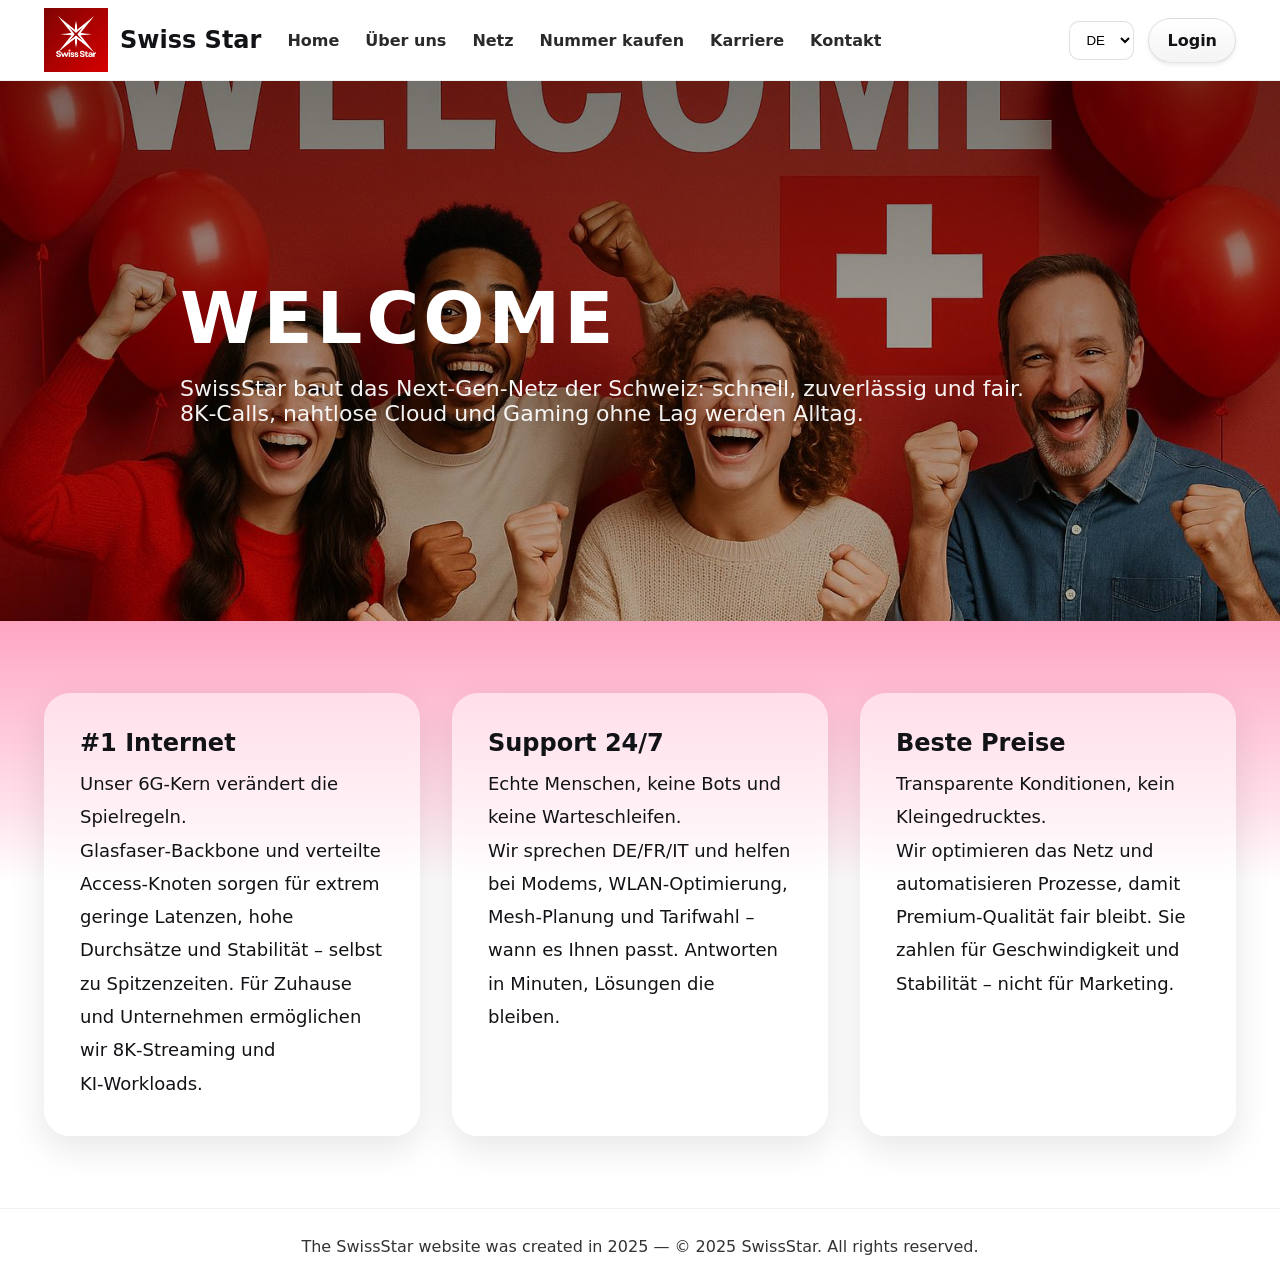
<file: index.html>
<!doctype html><html lang='de'><head><meta charset='utf-8'/><meta name='viewport' content='width=device-width, initial-scale=1'/><title>SwissStar</title><link rel='stylesheet' href='style.css'/></head><body id='page-home' class='page-enter'>
<header class="header">
  <div class="container nav">
    <div class="nav-left">
      <a class="logo" href="index.html">
        <img src="assets/logo.png" alt="SwissStar logo"/><span>Swiss&nbsp;Star</span>
      </a>
      <a href="index.html" data-i18n="nav.home">Home</a>
      <a href="about.html" data-i18n="nav.about">Über uns</a>
      <a href="network.html" data-i18n="nav.network">Netz</a>
      <a href="buy.html" data-i18n="nav.buy">Nummer kaufen</a>
      <a href="careers.html" data-i18="nav.careers" data-i18n="nav.careers">Karriere</a>
      <a href="contact.html" data-i18n="nav.contact">Kontakt</a>
    </div>
    <div class="nav-right">
      <select id="lang" class="lang-select" aria-label="Language">
        <option value="de">DE</option>
        <option value="fr">FR</option>
        <option value="it">IT</option>
      </select>
      <a class="login-btn" href="login.html" data-i18n="nav.login">Login</a>
    </div>
  </div>
</header>
<main>
<section class="hero">
  <div class="container hero-content">
    <button id="mobileArrow" class="mobile-arrow" aria-label="Show more" title="More">▼</button>
    <h1>WELCOME</h1>
    <p data-i18n="home.hero">SwissStar is building Switzerland’s next‑gen network: fast, reliable and fair. 8K calls, seamless cloud and lag‑free gaming become everyday reality.</p>
  </div>
</section>
<section class="section" id="homeCards">
  <div class="container grid grid-3">
    <div class="card"><h3 data-i18n="home.block1.title">#1 Internet</h3><p class="lead" data-i18n="home.block1.lead">Our 6G core changes the rules.</p><p data-i18n="home.block1.text">A fiber backbone and distributed access nodes deliver ultra‑low latency, high throughput and consistent stability — even during nationwide peak hours. For homes and enterprises, SwissStar enables new experiences from 8K streaming to AI workloads.</p></div>
    <div class="card"><h3 data-i18n="home.block2.title">24/7 Support</h3><p class="lead" data-i18n="home.block2.lead">Real people, no bots, no queues.</p><p data-i18n="home.block2.text">We speak DE/FR/IT and help with modems, Wi‑Fi optimization, mesh planning, and the right plan — whenever it suits you. Get answers in minutes and solutions that last.</p></div>
    <div class="card"><h3 data-i18n="home.block3.title">Best Prices</h3><p class="lead" data-i18n="home.block3.lead">Transparent conditions, no fine print.</p><p data-i18n="home.block3.text">We optimize the network and automate operations to keep premium quality at fair prices. You pay for speed and stability — not for marketing. Switch without hidden fees.</p></div>
  </div>
</section>
</main>
<footer class="footer">
  <div class="container">
    The SwissStar website was created in 2025 — © 2025 SwissStar. All rights reserved.
  </div>
  <script src="script.js"></script>
</footer>
</body></html>
</file>
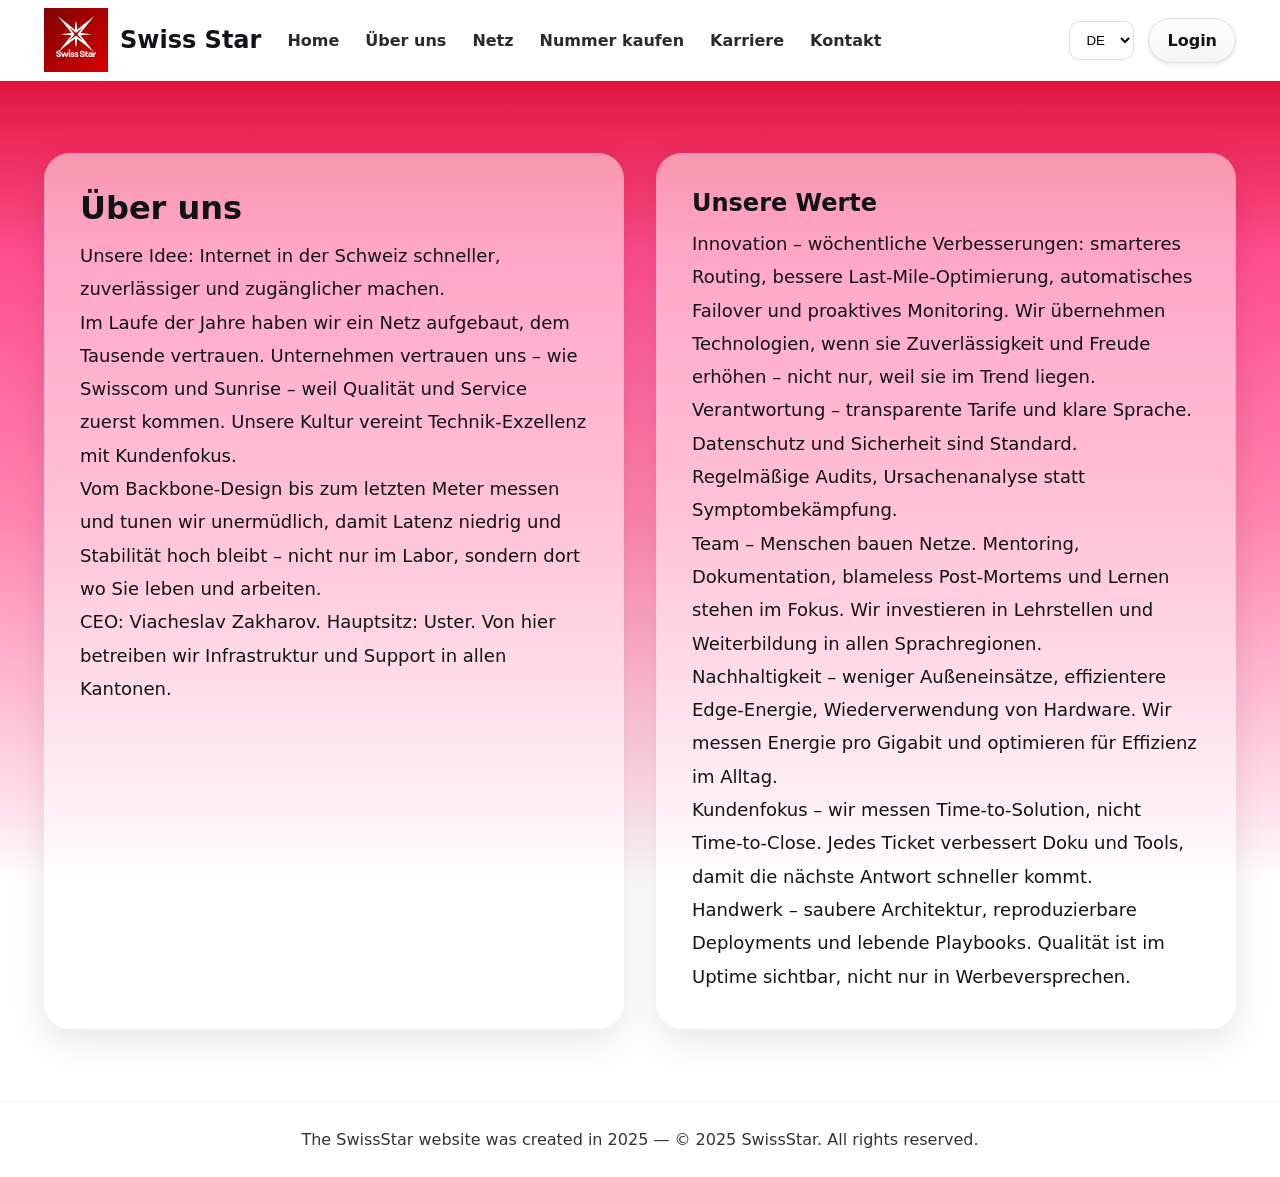
<file: about.html>
<!doctype html><html lang='de'><head><meta charset='utf-8'/><meta name='viewport' content='width=device-width, initial-scale=1'/><title>SwissStar</title><link rel='stylesheet' href='style.css'/></head><body id='page-about' class='page-enter'>
<header class="header">
  <div class="container nav">
    <div class="nav-left">
      <a class="logo" href="index.html">
        <img src="assets/logo.png" alt="SwissStar logo"/><span>Swiss&nbsp;Star</span>
      </a>
      <a href="index.html" data-i18n="nav.home">Home</a>
      <a href="about.html" data-i18n="nav.about">Über uns</a>
      <a href="network.html" data-i18n="nav.network">Netz</a>
      <a href="buy.html" data-i18n="nav.buy">Nummer kaufen</a>
      <a href="careers.html" data-i18="nav.careers" data-i18n="nav.careers">Karriere</a>
      <a href="contact.html" data-i18n="nav.contact">Kontakt</a>
    </div>
    <div class="nav-right">
      <select id="lang" class="lang-select" aria-label="Language">
        <option value="de">DE</option>
        <option value="fr">FR</option>
        <option value="it">IT</option>
      </select>
      <a class="login-btn" href="login.html" data-i18n="nav.login">Login</a>
    </div>
  </div>
</header>
<main>
<section class="section">
  <div class="container grid grid-2">
    <div class="card">
      <h2 data-i18n="about.title">About us</h2>
      <p class="lead" data-i18n="about.lead">We started with a simple idea: make internet in Switzerland faster, more reliable and more accessible.</p>
      <p data-i18n="about.text1">Over the years we built a network trusted by thousands nationwide. Companies trust us — like Swisscom and Sunrise do — because quality and service come first. Our culture combines engineering excellence with customer empathy.</p>
      <p data-i18n="about.text1b">From backbone design to last‑mile experience, we measure, test and tune relentlessly to keep latency low and stability high — not just in labs, but where you live and work.</p>
      <p data-i18n="about.text2"><strong>CEO:</strong> Viacheslav Zakharov. Headquarters: Uster. From here we operate our infrastructure and support across all cantons.</p>
    </div>
    <div class="card">
      <h3 data-i18n="about.values">Our values</h3>
      
<p data-i18n="about.valuesText1">Innovation — we ship improvements weekly: smarter routing, better last‑mile tuning, automated failover and proactive monitoring. We adopt tech when it raises reliability and user happiness — not just because it’s trendy.</p>
<p data-i18n="about.valuesText2">Responsibility — transparent pricing and plain language. We design for privacy and security by default, perform regular audits, and fix root causes instead of masking symptoms.</p>
<p data-i18n="about.valuesText3">Team — people build networks. We mentor, document, run blameless post‑mortems and celebrate learning. We invest in apprenticeships and professional growth across DE/FR/IT regions.</p>
<p data-i18n="about.valuesText4">Sustainability — fewer truck rolls, smarter power usage at the edge, and hardware reuse programs reduce our footprint. We measure energy per gigabit and optimize for real‑world efficiency.</p>
<p data-i18n="about.valuesText5">Customer obsession — we track time‑to‑solution, not time‑to‑close. Every ticket improves documentation and tooling so the next user gets help faster.</p>
<p data-i18n="about.valuesText6">Craft — clean architecture, reproducible deployments, and living playbooks. Quality is a habit visible in uptime, not a promise in ads.</p>

    </div>
  </div>
</section>
</main>
<footer class="footer">
  <div class="container">
    The SwissStar website was created in 2025 — © 2025 SwissStar. All rights reserved.
  </div>
  <script src="script.js"></script>
</footer>
</body></html>
</file>
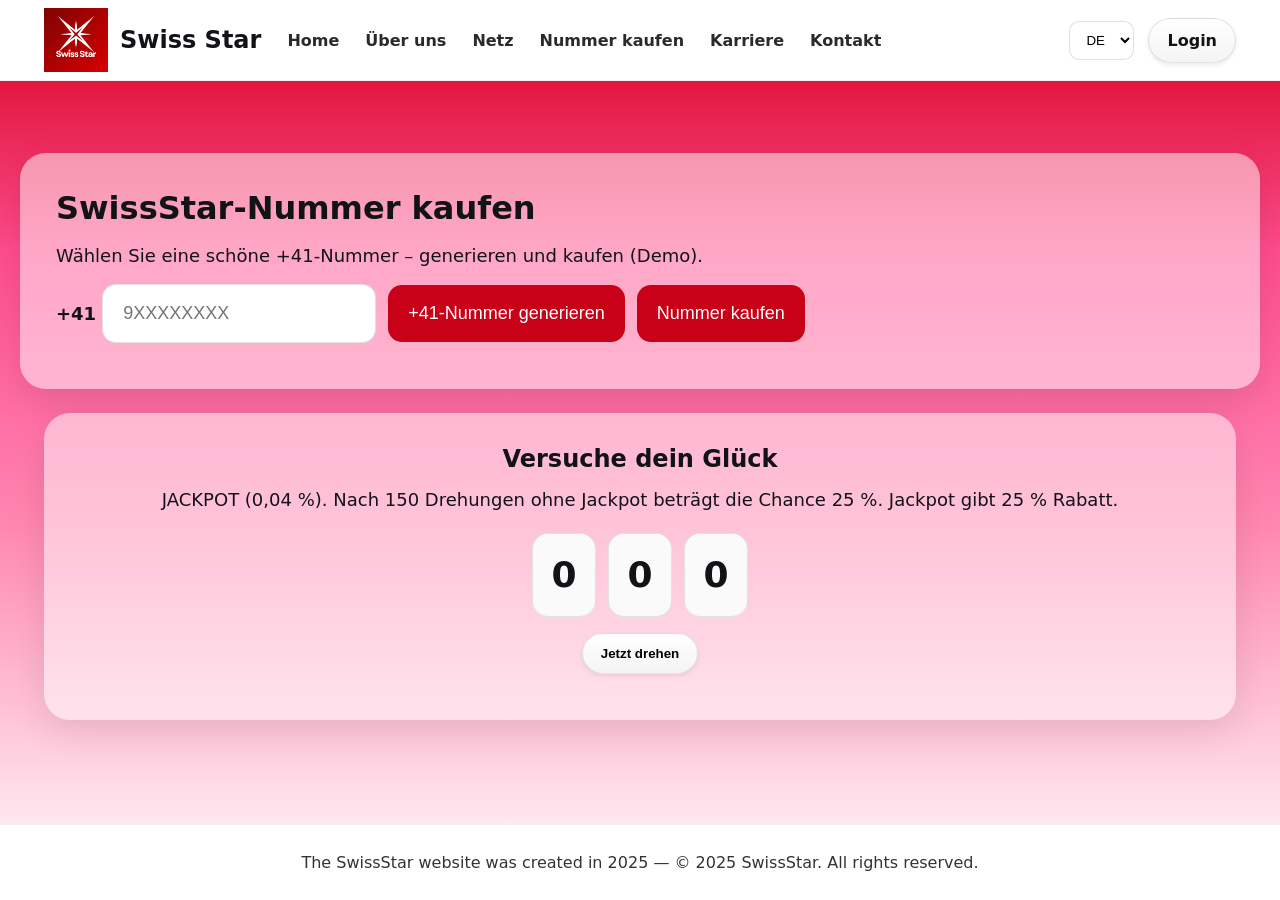
<file: buy.html>
<!doctype html><html lang='de'><head><meta charset='utf-8'/><meta name='viewport' content='width=device-width, initial-scale=1'/><title>SwissStar</title><link rel='stylesheet' href='style.css'/></head><body id='page-buy' class='page-enter'>
<header class="header">
  <div class="container nav">
    <div class="nav-left">
      <a class="logo" href="index.html">
        <img src="assets/logo.png" alt="SwissStar logo"/><span>Swiss&nbsp;Star</span>
      </a>
      <a href="index.html" data-i18n="nav.home">Home</a>
      <a href="about.html" data-i18n="nav.about">Über uns</a>
      <a href="network.html" data-i18n="nav.network">Netz</a>
      <a href="buy.html" data-i18n="nav.buy">Nummer kaufen</a>
      <a href="careers.html" data-i18="nav.careers" data-i18n="nav.careers">Karriere</a>
      <a href="contact.html" data-i18n="nav.contact">Kontakt</a>
    </div>
    <div class="nav-right">
      <select id="lang" class="lang-select" aria-label="Language">
        <option value="de">DE</option>
        <option value="fr">FR</option>
        <option value="it">IT</option>
      </select>
      <a class="login-btn" href="login.html" data-i18n="nav.login">Login</a>
    </div>
  </div>
</header>
<main>
<section class="section">
  <div class="container card">
    <h2 data-i18n="buy.title">Buy a SwissStar number</h2>
    <p class="lead" data-i18n="buy.lead">Pick a beautiful +41 number — great for business and personal use. Generate and buy (demo).</p>
    <div class="form" style="display:flex;gap:12px;align-items:center;margin-top:12px;flex-wrap:wrap">
      <div style="display:flex;align-items:center;">
        <span style="font-weight:700;font-size:18px;">+41</span>
        <input id="numberField" type="text" aria-label="Number" placeholder="9XXXXXXXX" maxlength="9" style="min-width:260px;margin-left:6px;" readonly />
      </div>
      <button id="genBtn" type="button" data-i18n="buy.generate">Generate +41 number</button>
      <button id="buyBtn" type="button" data-i18n="buy.buy">Buy number</button>
    </div>
    <p id="priceLine" style="margin-top:10px;font-weight:800"></p>
    <p id="buyMsg" class="warning" style="display:none" data-i18n="buy.unavailable">Sorry, this number is unavailable.</p>
  </div>

  <div class="container" style="margin-top:24px">
    <div class="casino-card card" id="casino">
      <h3 data-i18n="casino.title">Versuche dein Glück</h3>
      <p data-i18n="casino.desc">JACKPOT base chance 0.04%. After 150 spins without a jackpot, the next spin has a 25% chance. Jackpot applies 25% discount to any number.</p>
      <div class="casino-roller" id="roller">
        <div class="digit" id="d1">0</div>
        <div class="digit" id="d2">0</div>
        <div class="digit" id="d3">0</div>
      </div>
      <div class="controls">
        <button id="playBtn" type="button" class="login-btn" data-i18n="casino.play">Jetzt drehen</button>
        <span id="casinoResult" style="font-weight:800"></span>
      </div>
    </div>
  </div>
</section>
</main>
<footer class="footer">
  <div class="container">
    The SwissStar website was created in 2025 — © 2025 SwissStar. All rights reserved.
  </div>
  <script src="script.js"></script>
</footer>
</body></html>
</file>
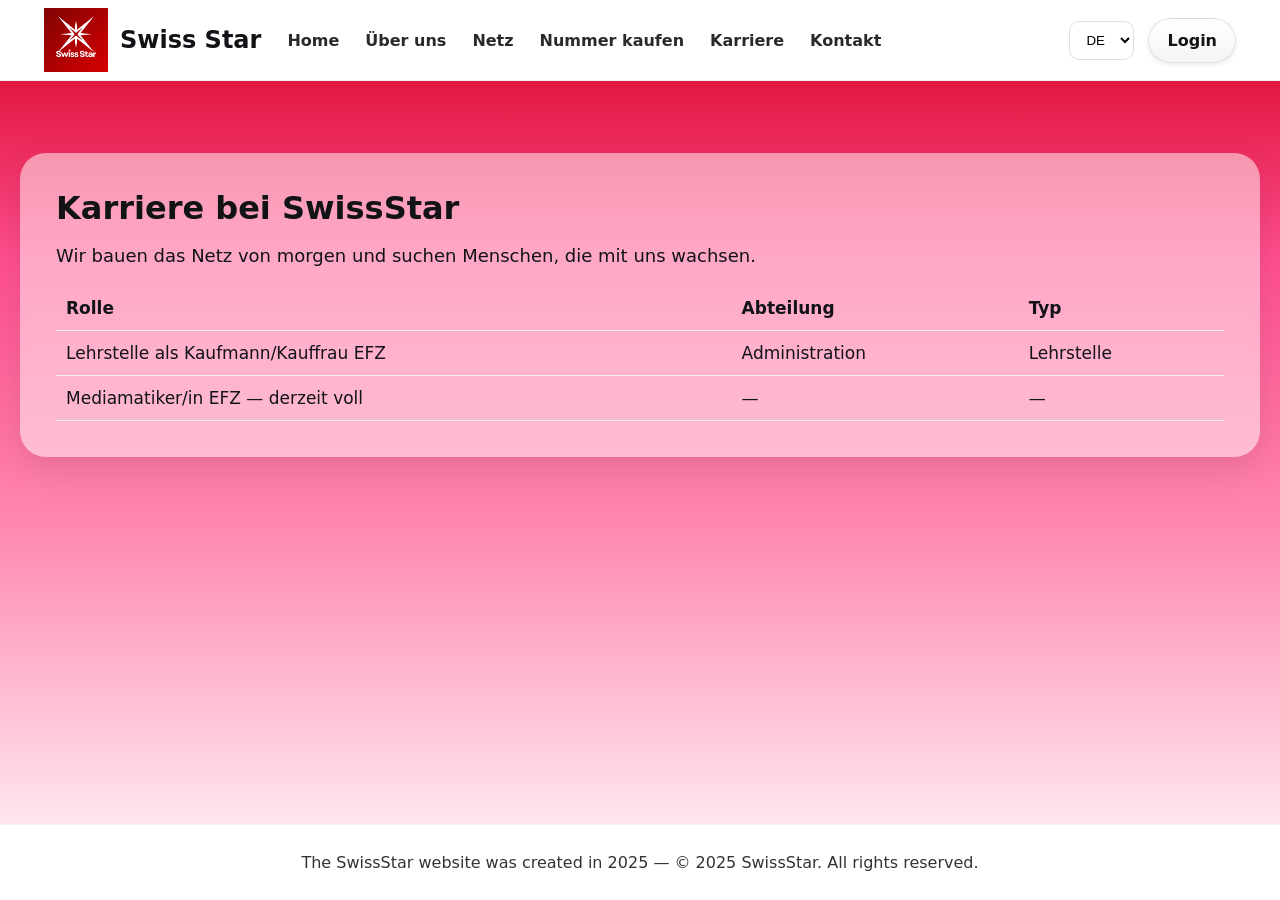
<file: careers.html>
<!doctype html><html lang='de'><head><meta charset='utf-8'/><meta name='viewport' content='width=device-width, initial-scale=1'/><title>SwissStar</title><link rel='stylesheet' href='style.css'/></head><body id='page-careers' class='page-enter'>
<header class="header">
  <div class="container nav">
    <div class="nav-left">
      <a class="logo" href="index.html">
        <img src="assets/logo.png" alt="SwissStar logo"/><span>Swiss&nbsp;Star</span>
      </a>
      <a href="index.html" data-i18n="nav.home">Home</a>
      <a href="about.html" data-i18n="nav.about">Über uns</a>
      <a href="network.html" data-i18n="nav.network">Netz</a>
      <a href="buy.html" data-i18n="nav.buy">Nummer kaufen</a>
      <a href="careers.html" data-i18="nav.careers" data-i18n="nav.careers">Karriere</a>
      <a href="contact.html" data-i18n="nav.contact">Kontakt</a>
    </div>
    <div class="nav-right">
      <select id="lang" class="lang-select" aria-label="Language">
        <option value="de">DE</option>
        <option value="fr">FR</option>
        <option value="it">IT</option>
      </select>
      <a class="login-btn" href="login.html" data-i18n="nav.login">Login</a>
    </div>
  </div>
</header>
<main>
<section class="section">
  <div class="container card">
    <h2 data-i18n="careers.title">Careers at SwissStar</h2>
    <p class="lead" data-i18n="careers.lead">We build the network of tomorrow and look for people ready to grow with us. Mentoring, training and real projects from day one.</p>
    <table class="table">
      <thead><tr><th data-i18n="careers.role">Role</th><th data-i18n="careers.dept">Department</th><th data-i18n="careers.type">Type</th></tr></thead>
      <tbody>
        <tr><td>Lehrstelle als Kaufmann/Kauffrau EFZ</td><td data-i18n="careers.admin">Administration</td><td data-i18n="careers.apprenticeship">Apprenticeship</td></tr>
        <tr><td data-i18n="careers.mediamatiker">Mediamatiker/in EFZ — currently full</td><td>—</td><td>—</td></tr>
      </tbody>
    </table>
  </div>
</section>
</main>
<footer class="footer">
  <div class="container">
    The SwissStar website was created in 2025 — © 2025 SwissStar. All rights reserved.
  </div>
  <script src="script.js"></script>
</footer>
</body></html>
</file>
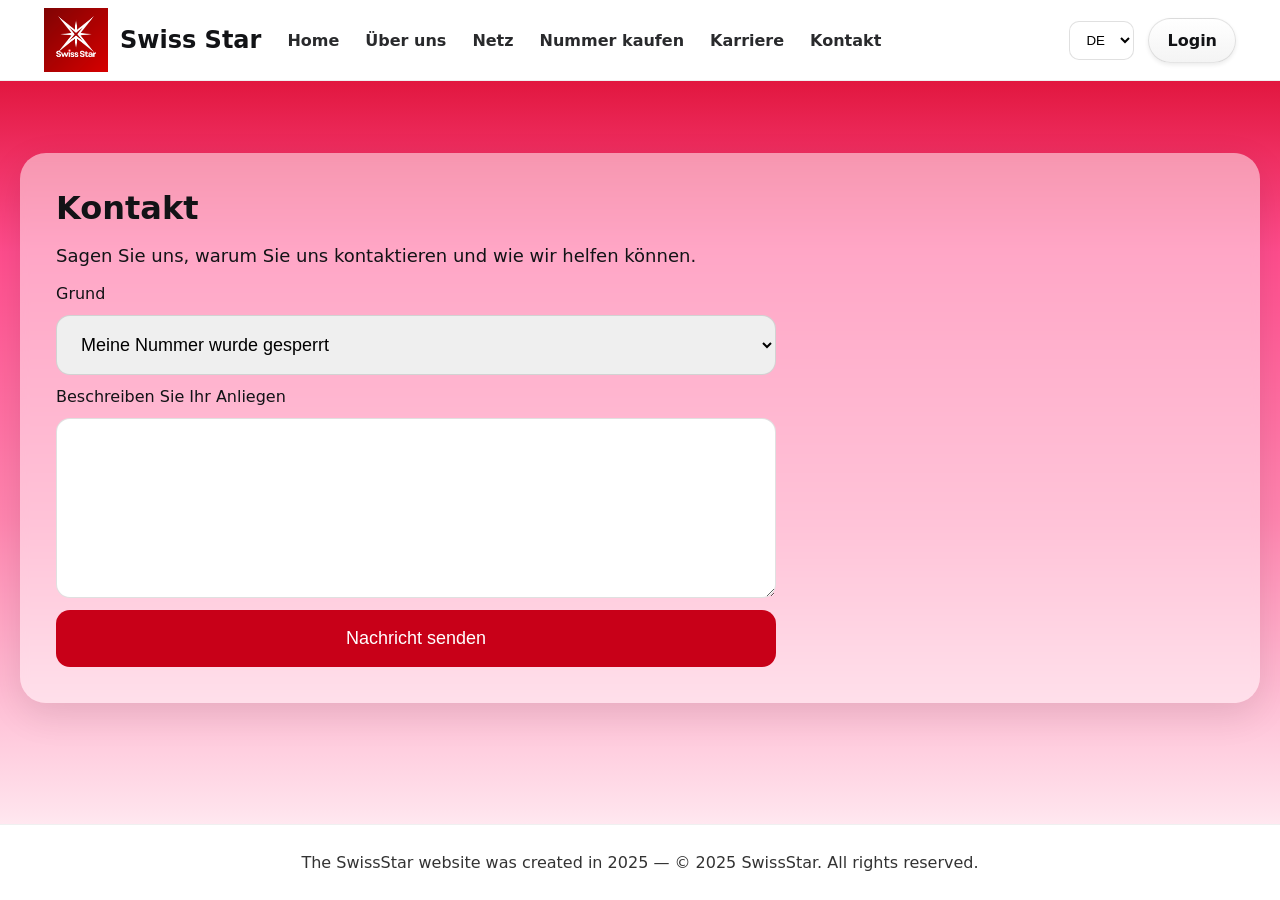
<file: contact.html>
<!doctype html><html lang='de'><head><meta charset='utf-8'/><meta name='viewport' content='width=device-width, initial-scale=1'/><title>SwissStar</title><link rel='stylesheet' href='style.css'/></head><body id='page-contact' class='page-enter'>
<header class="header">
  <div class="container nav">
    <div class="nav-left">
      <a class="logo" href="index.html">
        <img src="assets/logo.png" alt="SwissStar logo"/><span>Swiss&nbsp;Star</span>
      </a>
      <a href="index.html" data-i18n="nav.home">Home</a>
      <a href="about.html" data-i18n="nav.about">Über uns</a>
      <a href="network.html" data-i18n="nav.network">Netz</a>
      <a href="buy.html" data-i18n="nav.buy">Nummer kaufen</a>
      <a href="careers.html" data-i18="nav.careers" data-i18n="nav.careers">Karriere</a>
      <a href="contact.html" data-i18n="nav.contact">Kontakt</a>
    </div>
    <div class="nav-right">
      <select id="lang" class="lang-select" aria-label="Language">
        <option value="de">DE</option>
        <option value="fr">FR</option>
        <option value="it">IT</option>
      </select>
      <a class="login-btn" href="login.html" data-i18n="nav.login">Login</a>
    </div>
  </div>
</header>
<main>
<section class="section">
  <div class="container card">
    <h2 data-i18n="contact.title">Contact us</h2>
    <p class="lead" data-i18n="contact.lead">Tell us why you’re contacting us and how we can help. Our team replies quickly.</p>
    <div class="form" style="display:grid;gap:12px;margin-top:12px;max-width:720px">
      <label for="reason" data-i18n="contact.reasonLabel">Reason</label>
      <select id="reason">
        <option value="blocked" data-i18n="contact.reasons.blocked">My number was blocked</option>
        <option value="network" data-i18n="contact.reasons.network">Network error</option>
        <option value="stolen" data-i18n="contact.reasons.stolen">My number was stolen</option>
        <option value="other" data-i18n="contact.reasons.other">Other issue</option>
      </select>
      <label for="desc" data-i18n="contact.descLabel">Describe your issue</label>
      <textarea id="desc"></textarea>
      <button type="button" onclick="alert('Demo only')" data-i18n="contact.send">Send message</button>
    </div>
  </div>
</section>
</main>
<footer class="footer">
  <div class="container">
    The SwissStar website was created in 2025 — © 2025 SwissStar. All rights reserved.
  </div>
  <script src="script.js"></script>
</footer>
</body></html>
</file>
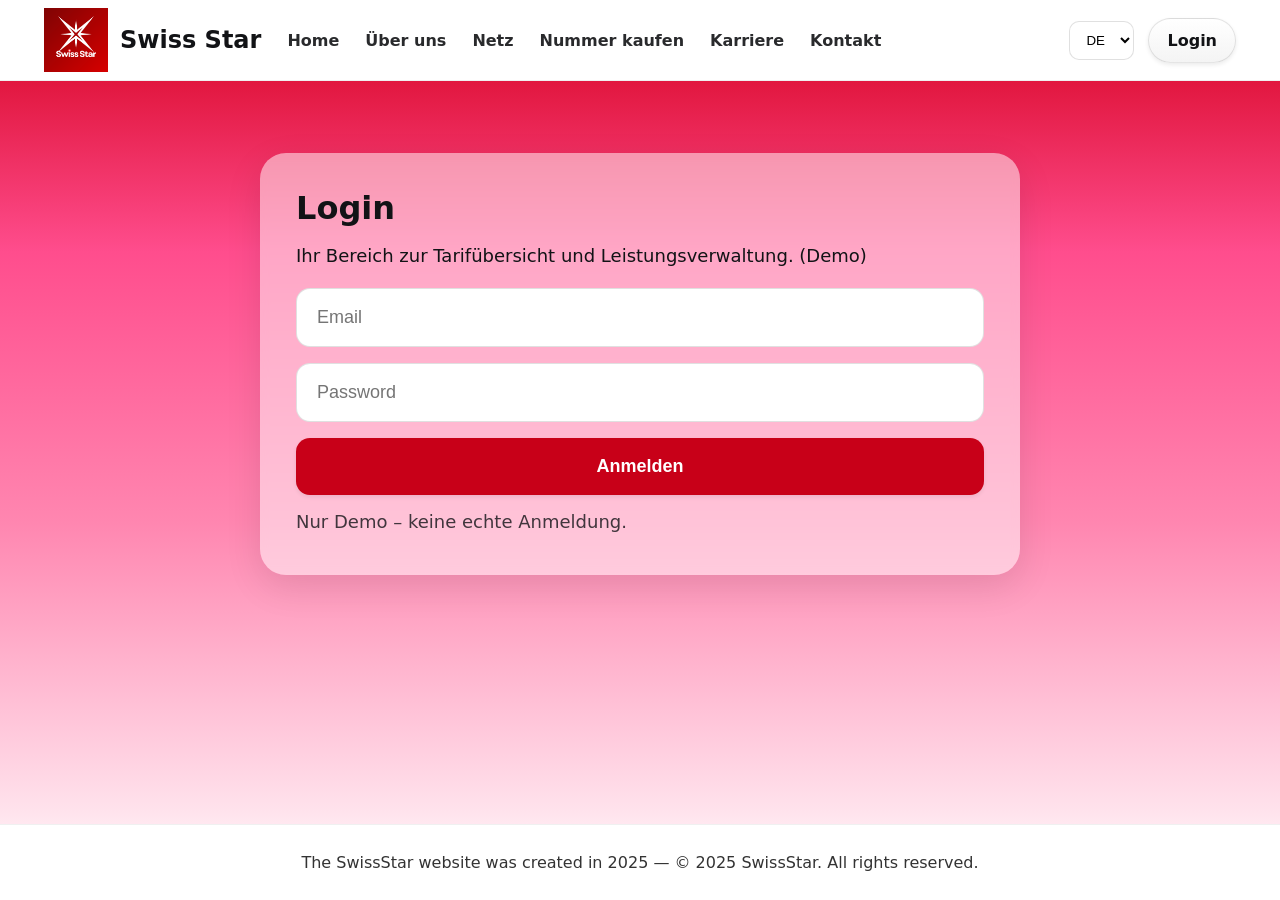
<file: login.html>
<!doctype html><html lang='de'><head><meta charset='utf-8'/><meta name='viewport' content='width=device-width, initial-scale=1'/><title>SwissStar</title><link rel='stylesheet' href='style.css'/></head><body id='page-login' class='page-enter'>
<header class="header">
  <div class="container nav">
    <div class="nav-left">
      <a class="logo" href="index.html">
        <img src="assets/logo.png" alt="SwissStar logo"/><span>Swiss&nbsp;Star</span>
      </a>
      <a href="index.html" data-i18n="nav.home">Home</a>
      <a href="about.html" data-i18n="nav.about">Über uns</a>
      <a href="network.html" data-i18n="nav.network">Netz</a>
      <a href="buy.html" data-i18n="nav.buy">Nummer kaufen</a>
      <a href="careers.html" data-i18="nav.careers" data-i18n="nav.careers">Karriere</a>
      <a href="contact.html" data-i18n="nav.contact">Kontakt</a>
    </div>
    <div class="nav-right">
      <select id="lang" class="lang-select" aria-label="Language">
        <option value="de">DE</option>
        <option value="fr">FR</option>
        <option value="it">IT</option>
      </select>
      <a class="login-btn" href="login.html" data-i18n="nav.login">Login</a>
    </div>
  </div>
</header>
<main>
<section class="section">
  <div class="container card login-wrap">
    <h2 data-i18n="login.title">Login</h2>
    <p class="lead" data-i18n="login.lead">Your place to review plans and manage services. (Demo)</p>
    <div class="form" style="display:grid;gap:16px;margin-top:16px">
      <input type="email" placeholder="Email"/>
      <input type="password" placeholder="Password"/>
      <button class="login-btn" type="button" onclick="alert('Demo only')" data-i18n="login.signin">Sign in</button>
    </div>
    <p class="small" data-i18n="login.disclaimer">Demo only — no real authentication.</p>
  </div>
</section>
</main>
<footer class="footer">
  <div class="container">
    The SwissStar website was created in 2025 — © 2025 SwissStar. All rights reserved.
  </div>
  <script src="script.js"></script>
</footer>
</body></html>
</file>
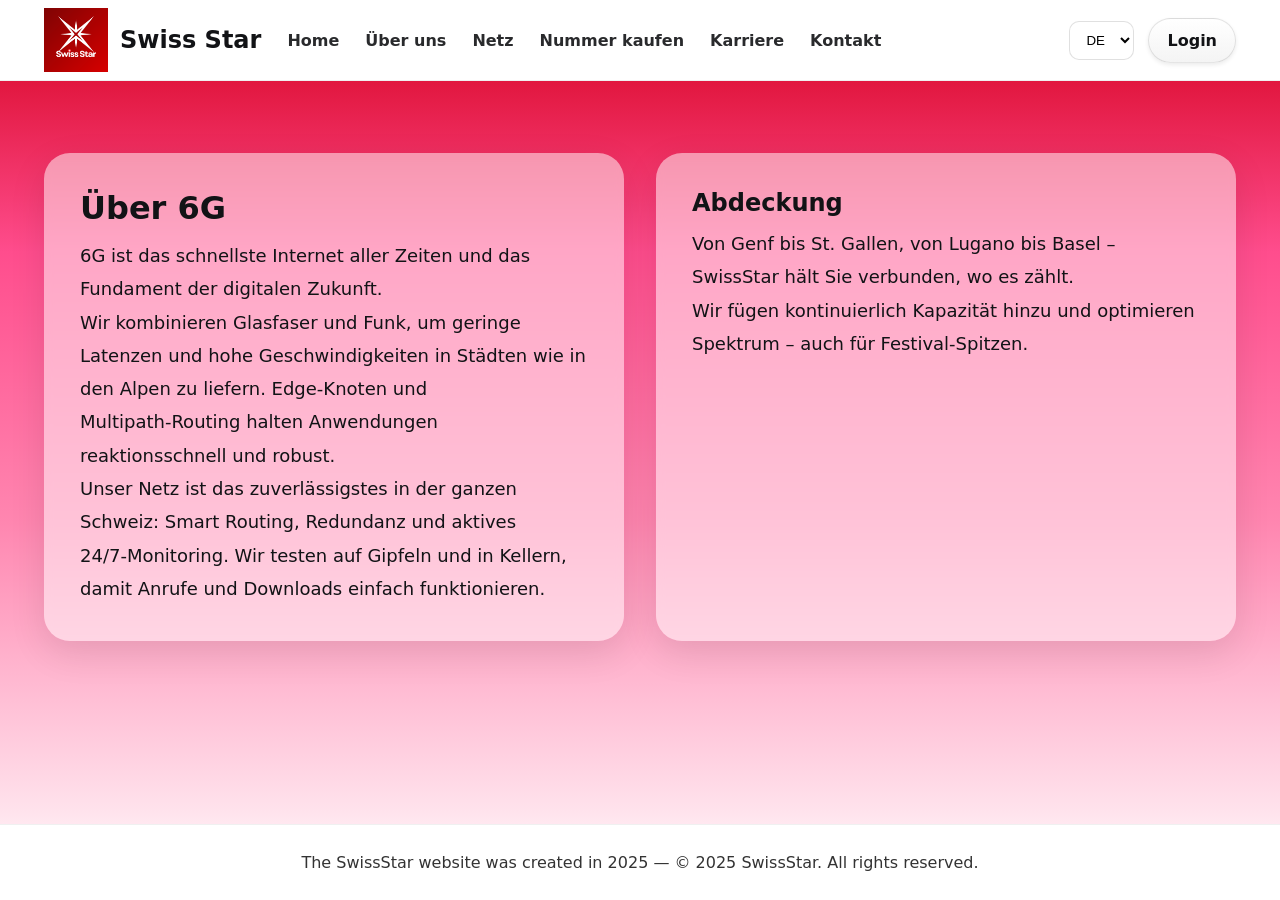
<file: network.html>
<!doctype html><html lang='de'><head><meta charset='utf-8'/><meta name='viewport' content='width=device-width, initial-scale=1'/><title>SwissStar</title><link rel='stylesheet' href='style.css'/></head><body id='page-network' class='page-enter'>
<header class="header">
  <div class="container nav">
    <div class="nav-left">
      <a class="logo" href="index.html">
        <img src="assets/logo.png" alt="SwissStar logo"/><span>Swiss&nbsp;Star</span>
      </a>
      <a href="index.html" data-i18n="nav.home">Home</a>
      <a href="about.html" data-i18n="nav.about">Über uns</a>
      <a href="network.html" data-i18n="nav.network">Netz</a>
      <a href="buy.html" data-i18n="nav.buy">Nummer kaufen</a>
      <a href="careers.html" data-i18="nav.careers" data-i18n="nav.careers">Karriere</a>
      <a href="contact.html" data-i18n="nav.contact">Kontakt</a>
    </div>
    <div class="nav-right">
      <select id="lang" class="lang-select" aria-label="Language">
        <option value="de">DE</option>
        <option value="fr">FR</option>
        <option value="it">IT</option>
      </select>
      <a class="login-btn" href="login.html" data-i18n="nav.login">Login</a>
    </div>
  </div>
</header>
<main>
<section class="section">
  <div class="container grid grid-2">
    <div class="card">
      <h2 data-i18n="network.title">About 6G</h2>
      <p class="lead" data-i18n="network.lead">6G is the fastest internet ever and the base of the digital future.</p>
      <p data-i18n="network.text1">We combine fiber and wireless to deliver low latency and high speeds — in dense cities and in the Alps. Our architecture uses multi‑path routing and edge nodes to keep experiences snappy and resilient.</p>
      <p data-i18n="network.text2">Our network is the most reliable across Switzerland: smart routing, redundancy and active monitoring 24/7. We test at altitude and in basements so that your calls and downloads simply work.</p>
    </div>
    <div class="card">
      <h3 data-i18n="network.coverage">Coverage</h3>
      <p data-i18n="network.coverageText1">From Geneva to St. Gallen, from Lugano to Basel — SwissStar keeps you connected where it matters. We expand coverage in rural areas while densifying cities.</p>
      <p data-i18n="network.coverageText2">We continuously add capacity and optimize spectrum usage so you’re online at home, in the office and on the move — even during festivals and peak travel seasons.</p>
    </div>
  </div>
</section>
</main>
<footer class="footer">
  <div class="container">
    The SwissStar website was created in 2025 — © 2025 SwissStar. All rights reserved.
  </div>
  <script src="script.js"></script>
</footer>
</body></html>
</file>
<file: style.css>
:root{
  --brand-red:#c80018;
  --brand-pink:#ff4d8d;
  --text:#121316;
  --card-bg: rgba(255,255,255,.5);
}
*{box-sizing:border-box;margin:0;padding:0}
html,body{height:100%}
body{
  font-family: Inter, system-ui, -apple-system, Segoe UI, Roboto, Helvetica, Arial;
  color:var(--text);
  background: linear-gradient(180deg, var(--brand-red) 0%, #e0143b 8%, var(--brand-pink) 28%, #ff86b0 58%, #ffe2ec 90%, #fff 98%, #fff 100%);
  background-attachment: fixed;
  display:flex; flex-direction:column; min-height:100vh;
  --fade-dur-in: 900ms;
  --fade-dur-out: 650ms;
  --fade-ease: cubic-bezier(.22,.61,.36,1); /* natural easeOut */
}
a{color:inherit;text-decoration:none}
.container{max-width:1240px;margin:0 auto;padding:0 24px}

/* Header */
.header{position:sticky;top:0;z-index:1000;background:#ffffff;border-bottom:1px solid rgba(0,0,0,.06)}
.nav{display:flex;align-items:center;justify-content:space-between;gap:16px;height:80px}
.nav-left{display:flex;align-items:center;gap:26px;flex-wrap:wrap}
.nav-left a[data-i18n^="nav."]{font-weight:700;opacity:.9;transition:opacity .25s ease}
.nav-left a[data-i18n^="nav."]:hover{opacity:1}
.logo{display:flex;align-items:center;gap:12px;font-weight:900;font-size:24px;white-space:nowrap}
.logo img{height:64px;width:auto;display:block}
.nav-right{display:flex;align-items:center;gap:14px}
.login-btn{
  padding:12px 18px;border-radius:999px;border:1px solid rgba(0,0,0,.1);
  background:linear-gradient(180deg,#fff, #f4f4f4);
  box-shadow:0 2px 4px rgba(0,0,0,.08);
  transition:transform .25s ease, box-shadow .25s ease;
  font-weight:700;
}
.login-btn:hover{transform:translateY(-1px); box-shadow:0 6px 16px rgba(0,0,0,.12)}
.lang-select{padding:10px 12px;border-radius:10px;border:1px solid rgba(0,0,0,.12);background:#fff}

/* Transitions: true smooth fade + slight content shift */
body.page-enter{opacity:0; transform: translateY(10px);}
body.page-enter.page-ready{opacity:1; transform: translateY(0); transition: opacity var(--fade-dur-in) var(--fade-ease), transform var(--fade-dur-in) var(--fade-ease);}
body.page-exit{opacity:1; transform: translateY(0);}
body.page-exit.page-leave{opacity:0; transform: translateY(-10px); transition: opacity var(--fade-dur-out) var(--fade-ease), transform var(--fade-dur-out) var(--fade-ease); pointer-events:none}

/* Main + footer */
main{flex:1 0 auto}
.footer{flex-shrink:0;padding:28px 0;color:#333;text-align:center;background:#fff;border-top:1px solid rgba(0,0,0,.06)}

/* Hero */
.hero{position:relative;min-height:60vh;display:flex;align-items:center;background: url('assets/hero.jpg') center/cover no-repeat;color:#fff}
.hero::after{content:"";position:absolute;inset:0;background:linear-gradient(180deg, rgba(0,0,0,.52), rgba(0,0,0,.38) 40%, rgba(0,0,0,.25))}
.hero-content{position:relative;z-index:1}
.hero h1{font-size:72px;letter-spacing:4px;text-transform:uppercase;font-weight:900}
.hero p{margin-top:16px;font-size:22px;opacity:.95;max-width:920px}

/* Sections & cards */
.section{padding:72px 0}
.grid{display:grid;gap:32px}
.grid-2{grid-template-columns:repeat(2,1fr)}
.grid-3{grid-template-columns:repeat(3,1fr)}
.card{
  background:var(--card-bg);
  border-radius:26px;padding:36px;
  box-shadow: 0 12px 36px rgba(0,0,0,.10);
  transition:transform .35s ease, box-shadow .35s ease, opacity .6s ease;
  backdrop-filter: blur(4px);
  opacity:0; transform:translateY(14px);
}
.card.show{opacity:1; transform:translateY(0)}
.card h2{font-size:32px;margin-bottom:12px}
.card h3{font-size:24px;margin-bottom:10px}
.card p{font-size:18px;line-height:1.85}
.lead{font-size:20px;line-height:1.85}

/* Forms */
.form input, .form button, .form select, .form textarea{
  padding:18px 20px;border-radius:14px;border:1px solid rgba(0,0,0,.12);font-size:18px
}
.form textarea{min-height:180px;resize:vertical}
.form button{background:var(--brand-red);color:#fff;border:none;cursor:pointer;transition:opacity .25s ease, transform .25s ease}
.form button:hover{opacity:.9;transform:translateY(-1px)}

/* Tables */
.table{width:100%;border-collapse:collapse;margin-top:14px}
.table th,.table td{border-bottom:1px solid #eee;padding:12px 10px;text-align:left;font-size:17px}

/* Small helpers */
.small{font-size:13px;opacity:.8;margin-top:10px}
.warning{color:#850000;font-weight:800;margin-top:10px;font-size:16px}

/* Casino */
.casino-card{border-radius:26px;padding:32px;box-shadow:0 12px 36px rgba(0,0,0,.10);background:var(--card-bg);backdrop-filter: blur(4px)}
.casino-roller{display:flex;gap:12px;justify-content:center;align-items:center;margin:16px 0}
.digit{
  width:64px;height:84px;border-radius:16px;border:1px solid rgba(0,0,0,.1);
  display:flex;align-items:center;justify-content:center;
  font-size:36px;font-weight:900;background:#fafafa;
  box-shadow:inset 0 1px 0 rgba(255,255,255,.6);
}
.casino-card .controls{display:flex;justify-content:center;align-items:center;gap:14px;flex-wrap:wrap}
.casino-card h3, .casino-card #casinoResult { text-align:center; width:100%; }
.casino-card.win{box-shadow:0 18px 50px rgba(200,0,24,.35), inset 0 0 0 3px rgba(255,77,141,.35)}

/* Login bigger */
.login-wrap{max-width:760px;margin:0 auto}

@media (max-width:1100px){
  .grid-3,.grid-2{grid-template-columns:1fr}
  .hero h1{font-size:48px}
}

/* --- v8.9 additions: mobile-first tuning --- */
.hero h1{word-break:break-word}
.casino-card p{ text-align:center; } /* center chances text */
#casinoResult{ display:inline-block; text-align:center; }

/* Better container padding on tiny screens */
@media (max-width:720px){
  .container{padding:0 16px}
  .nav{height:70px}
  .logo img{height:52px}
  .logo{font-size:20px}
  .nav-left{gap:14px}
  .nav-left a[data-i18n^="nav."]{font-weight:700}
  .lang-select{padding:8px 10px}
  .login-btn{padding:10px 14px}
  .hero{min-height:48vh}
  .hero h1{font-size:42px; letter-spacing:2px}
  .hero p{font-size:18px; max-width:100%}
  .grid-3,.grid-2{grid-template-columns:1fr}
  .card{padding:26px}
  .form input, .form button, .form select, .form textarea{font-size:16px; padding:14px 16px}
  .table th,.table td{font-size:15px}
  .casino-roller .digit{ width:56px; height:74px; font-size:32px }
  .controls{ gap:10px }
  #genBtn,#buyBtn,#playBtn{ width:100%; max-width:520px }
}

@media (max-width:560px){
  .nav{height:66px; gap:8px}
  .logo img{height:44px}
  .logo{font-size:18px; gap:8px}
  .nav-left a[data-i18n^="nav."]{font-size:14px}
  .lang-select{font-size:14px}
  .login-btn{font-size:14px}
  .hero h1{font-size:34px}
  .hero p{font-size:16px}
  .casino-roller .digit{ width:50px; height:68px; font-size:28px }
  #numberField{min-width:200px}
}

@media (max-width:380px){
  .logo img{height:38px}
  .logo{font-size:16px}
  .nav-left{gap:8px}
  .nav-left a[data-i18n^="nav."]{display:none} /* keep header clean on very small screens */
  .hero h1{font-size:28px}
  .casino-roller .digit{ width:44px; height:60px; font-size:24px }
  #genBtn,#buyBtn,#playBtn{ width:100% }
}

/* --- v9.5 mobile-only Home behavior --- */
.mobile-arrow{ display:none; }
@media (max-width: 720px){
  .hero{ min-height: 86vh; display:flex; align-items:center; justify-content:center; text-align:center; }
  .hero-content{ text-align:center; }
  .mobile-arrow{
    display:block; position:absolute; bottom:18px; left:50%; transform:translateX(-50%);
    background:#ffffff; color:#c80018; font-weight:900; border:1px solid rgba(0,0,0,.12);
    border-radius:999px; padding:10px 14px; box-shadow:0 6px 18px rgba(0,0,0,.12);
  }
  /* Turn the Home cards section into a bottom sheet in mobile */
  #homeCards{
    position: fixed; left:0; right:0; bottom:0; height: 72vh; z-index: 900;
    background:#ffffff; border-top-left-radius: 24px; border-top-right-radius: 24px;
    transform: translateY(100%); transition: transform .6s cubic-bezier(.22,.61,.36,1);
    overflow-y: auto; padding-top: 18px;
    box-shadow: 0 -10px 28px rgba(0,0,0,.18);
  }
  #homeCards.open{ transform: translateY(0); }
  /* Ensure gradient still visible behind hero; prevent layout shifts */
  main{ position: relative; }
}

/* --- v9.6 mobile header rework: keep logo visible, make nav scrollable, prevent overflow --- */
.header{ z-index:3000; }
.container.nav{ position: relative; } /* allow absolute login on mobile */
@media (max-width: 720px){
  .nav{ height:auto; padding:10px 0 4px; flex-direction: column; align-items: stretch; gap:8px; }
  .nav-right{ position:absolute; top:10px; right:16px; }
  .nav-left{ flex-wrap:nowrap; overflow-x:auto; -webkit-overflow-scrolling:touch; white-space:nowrap; gap:16px; padding:6px 16px; }
  .nav-left::-webkit-scrollbar{ display:none; }
  .logo{ flex:0 0 auto; margin-right:12px; }
  .logo img{ height:48px; }
  /* Make sure header background covers wrapped rows */
  .header{ background:#fff; box-shadow:0 4px 18px rgba(0,0,0,.08); }
  /* Prevent page content from sliding under header during transitions on mobile */
  body.page-enter, body.page-exit{ transform:none; } /* keep fade only to avoid sticky issues */
  body.page-enter.page-ready, body.page-exit.page-leave{ transition: opacity var(--fade-dur-in) var(--fade-ease); }
  /* Ensure Contact content doesn't overflow header */
  main{ padding-top: 2px; }
}
/* Override earlier rule that hid nav links on very small screens */
@media (max-width:380px){
  .nav-left a[data-i18n^="nav."]{ display:inline-block !important; }
}

/* --- v9.7 mobile language FAB: remove select from white bar and float in corner --- */
@media (max-width: 720px){
  .lang-select{ display:none !important; } /* hide header language select on mobile */
  #langFab{ position:fixed; right:16px; bottom:18px; z-index:3500; }
  #langFabBtn{
    background:#ffffff; color:#c80018; border:1px solid rgba(0,0,0,.12);
    border-radius:999px; padding:10px 14px; font-weight:900;
    box-shadow:0 6px 18px rgba(0,0,0,.12);
  }
  #langFabMenu{
    position:absolute; bottom:52px; right:0; background:#fff;
    border:1px solid rgba(0,0,0,.12); border-radius:14px; padding:6px;
    box-shadow:0 12px 24px rgba(0,0,0,.18); display:none; min-width:180px;
  }
  #langFabMenu.open{ display:block; }
  #langFabMenu button{
    display:block; width:100%; text-align:left; padding:8px 12px; border:0;
    background:transparent; border-radius:10px; font-weight:700;
  }
  #langFabMenu button:hover{ background:rgba(0,0,0,.06); }
}

/* --- v9.8 mobile fixes --- */
@media (max-width: 720px){
  /* Move login off the white bar */
  .nav-right .login-btn{ display:none !important; }
  #loginFab{ position:fixed; left:16px; bottom:18px; z-index:3500; }
  #loginFab a{
    display:inline-block; background:#ffffff; color:#c80018; border:1px solid rgba(0,0,0,.12);
    border-radius:999px; padding:10px 14px; font-weight:900; text-decoration:none;
    box-shadow:0 6px 18px rgba(0,0,0,.12);
  }
  /* Ensure Home hero always visible initially */
  #homeCards{
    position: fixed; left:0; right:0; bottom:0; height: 68vh; z-index: 900;
    background:#ffffff; border-top-left-radius: 24px; border-top-right-radius: 24px;
    transform: translateY(100%); transition: transform .6s cubic-bezier(.22,.61,.36,1);
    overflow-y: auto; padding-top: 18px; box-shadow: 0 -10px 28px rgba(0,0,0,.18);
    display:none; /* hidden by default to avoid covering hero */
  }
  #homeCards.open{ transform: translateY(0); display:block; }
}

/* --- v9.9 mobile header: login + language back on white bar, FABs hidden --- */
@media (max-width: 720px){
  /* show header controls again */
  .nav{ height:auto; padding:10px 0 6px; flex-direction: column; align-items: stretch; gap:8px; }
  .nav-left{ flex-wrap:nowrap; overflow-x:auto; -webkit-overflow-scrolling:touch; white-space:nowrap; gap:16px; padding:6px 16px; }
  .nav-right{ display:flex; gap:10px; padding:0 16px 6px; align-self:flex-end; }
  .lang-select{ display:inline-block !important; font-size:14px; padding:8px 10px; }
  .nav-right .login-btn{ display:inline-block !important; padding:10px 14px; font-size:14px; }
  /* hide floating FABs entirely */
  #langFab, #loginFab{ display:none !important; }
  /* keep header compact and above content */
  .header{ background:#fff; box-shadow:0 4px 18px rgba(0,0,0,.08); z-index:3000; }
}

/* --- v9.10 mobile adjustments --- */
@media (max-width: 720px){
  /* Remove Home cards and arrow entirely on phones */
  #homeCards, #mobileArrow{ display:none !important; }
  /* Put login + lang at the end of the horizontal scroll header */
  .nav-left{ flex-wrap:nowrap; overflow-x:auto; -webkit-overflow-scrolling:touch; white-space:nowrap; gap:16px; padding:6px 16px; }
  .nav-right{ display:none !important; } /* hide separate right area on mobile */
  .nav-left .login-btn{ display:inline-block; padding:10px 14px; font-size:14px; }
  .nav-left .lang-select{ display:inline-block; font-size:14px; padding:8px 10px; }
}

/* --- v9.11 mobile: show Home cards below hero, no bottom-sheet, desktop unchanged --- */
@media (max-width: 720px){
  /* ensure cards visible and in normal flow */
  #homeCards{
    position: static !important;
    left:auto !important; right:auto !important; bottom:auto !important;
    height: auto !important;
    transform: none !important;
    display: block !important;
    background:#ffffff;
    border-top-left-radius: 0 !important; border-top-right-radius: 0 !important;
    box-shadow: none !important;
    padding-top: 24px;
  }
  /* keep arrow hidden */
  #mobileArrow{ display:none !important; }
}

/* --- v9.12 mobile: Home like other pages (no gradient, rounded hero card) --- */
@media (max-width: 720px){
  body{ background:#ffffff !important; }
  .hero{ min-height:auto; padding:18px 0 0; background:none !important; }
  .hero::after{ display:none !important; }
  .hero .hero-content{
    background:#ffffff; border-radius:26px; padding:24px;
    box-shadow: 0 12px 36px rgba(0,0,0,.08); color: var(--text);
  }
  .hero h1{ color: var(--text); font-size:38px; letter-spacing:2px; }
  #homeCards{ padding-top: 18px !important; }
}

/* --- v9.13 mobile: restore gradient + hero image (keep cards below) --- */
@media (max-width: 720px){
  /* Bring back site gradient */
  body{
    background: linear-gradient(180deg, var(--brand-red) 0%, #e0143b 8%, var(--brand-pink) 28%, #ff86b0 58%, #ffe2ec 90%, #fff 98%, #fff 100%) !important;
    background-attachment: fixed !important;
  }
  /* Restore hero visual */
  .hero{
    min-height: 60vh !important;
    background: url('assets/hero.jpg') center/cover no-repeat !important;
    color:#fff !important;
    padding: 0 !important;
  }
  .hero::after{ display:block !important; }
  .hero .hero-content{
    background: transparent !important;
    box-shadow: none !important;
    border-radius: 0 !important;
    padding: 0 !important;
  }
  .hero h1{ color:#fff !important; font-size:48px !important; letter-spacing:3px !important; }
  /* Keep Home cards visible as regular section under hero */
  #homeCards{ background:#ffffff !important; padding-top:24px !important; }
}

/* --- v9.14 mobile: make Home identical to desktop --- */
@media (max-width: 720px){
  /* Keep global gradient like desktop */
  body{
    background: linear-gradient(180deg, var(--brand-red) 0%, #e0143b 8%, var(--brand-pink) 28%, #ff86b0 58%, #ffe2ec 90%, #fff 98%, #fff 100%) !important;
    background-attachment: fixed !important;
  }
  /* Hero identical to desktop */
  .hero{
    min-height:60vh !important;
    background: url('assets/hero.jpg') center/cover no-repeat !important;
    color:#fff !important;
    padding:0 !important;
  }
  .hero::after{ display:block !important; }
  .hero .hero-content{ background:transparent !important; border-radius:0 !important; box-shadow:none !important; padding:0 !important; }
  .hero h1{ font-size:72px !important; letter-spacing:4px !important; color:#fff !important; }

  /* Cards section behaves like desktop (no bottom sheet) */
  #homeCards{
    position:static !important; left:auto !important; right:auto !important; bottom:auto !important;
    height:auto !important; transform:none !important; display:block !important;
    background:transparent !important; border-radius:0 !important; box-shadow:none !important; padding-top:72px !important;
  }

  /* Hide the mobile arrow completely */
  #mobileArrow{ display:none !important; }
}

/* --- v9.15 mobile: prevent WELCOME from breaking into two lines --- */
@media (max-width: 720px){
  .hero h1{
    white-space: nowrap !important;
    overflow-wrap: normal !important;
    word-break: keep-all !important;
    letter-spacing: 2px !important;           /* a bit tighter so it fits */
    font-size: clamp(40px, 16vw, 72px) !important; /* shrink slightly on tiny screens */
  }
}

/* --- v9.16: make Home text white, scoped to Home only --- */
#page-home .hero h1,
#page-home .hero p,
#page-home .section .card h2,
#page-home .section .card h3,
#page-home .section .card p,
#page-home .section .lead{
  color:#ffffff !important;
}
/* improve contrast for Home cards only */
#page-home .section .card{
  background: rgba(0,0,0,.45) !important;
  box-shadow: 0 12px 36px rgba(0,0,0,.28);
}

/* --- v9.17: Only hero (WELCOME + subheading) is white; cards back to default (both mobile & desktop) --- */
#page-home .hero h1,
#page-home .hero p{ color:#ffffff !important; }

#page-home .section .card{
  background: var(--card-bg) !important;
  box-shadow: 0 12px 36px rgba(0,0,0,.10) !important;
}

#page-home .section .card h2,
#page-home .section .card h3,
#page-home .section .card p,
#page-home .section .lead{
  color: var(--text) !important;
}

/* --- v9.18 mobile: ensure Home hero subheading is white --- */
@media (max-width: 720px){
  #page-home .hero .hero-content{ color:#ffffff !important; }
  #page-home .hero .hero-content p{ color:#ffffff !important; }
}
</file>
